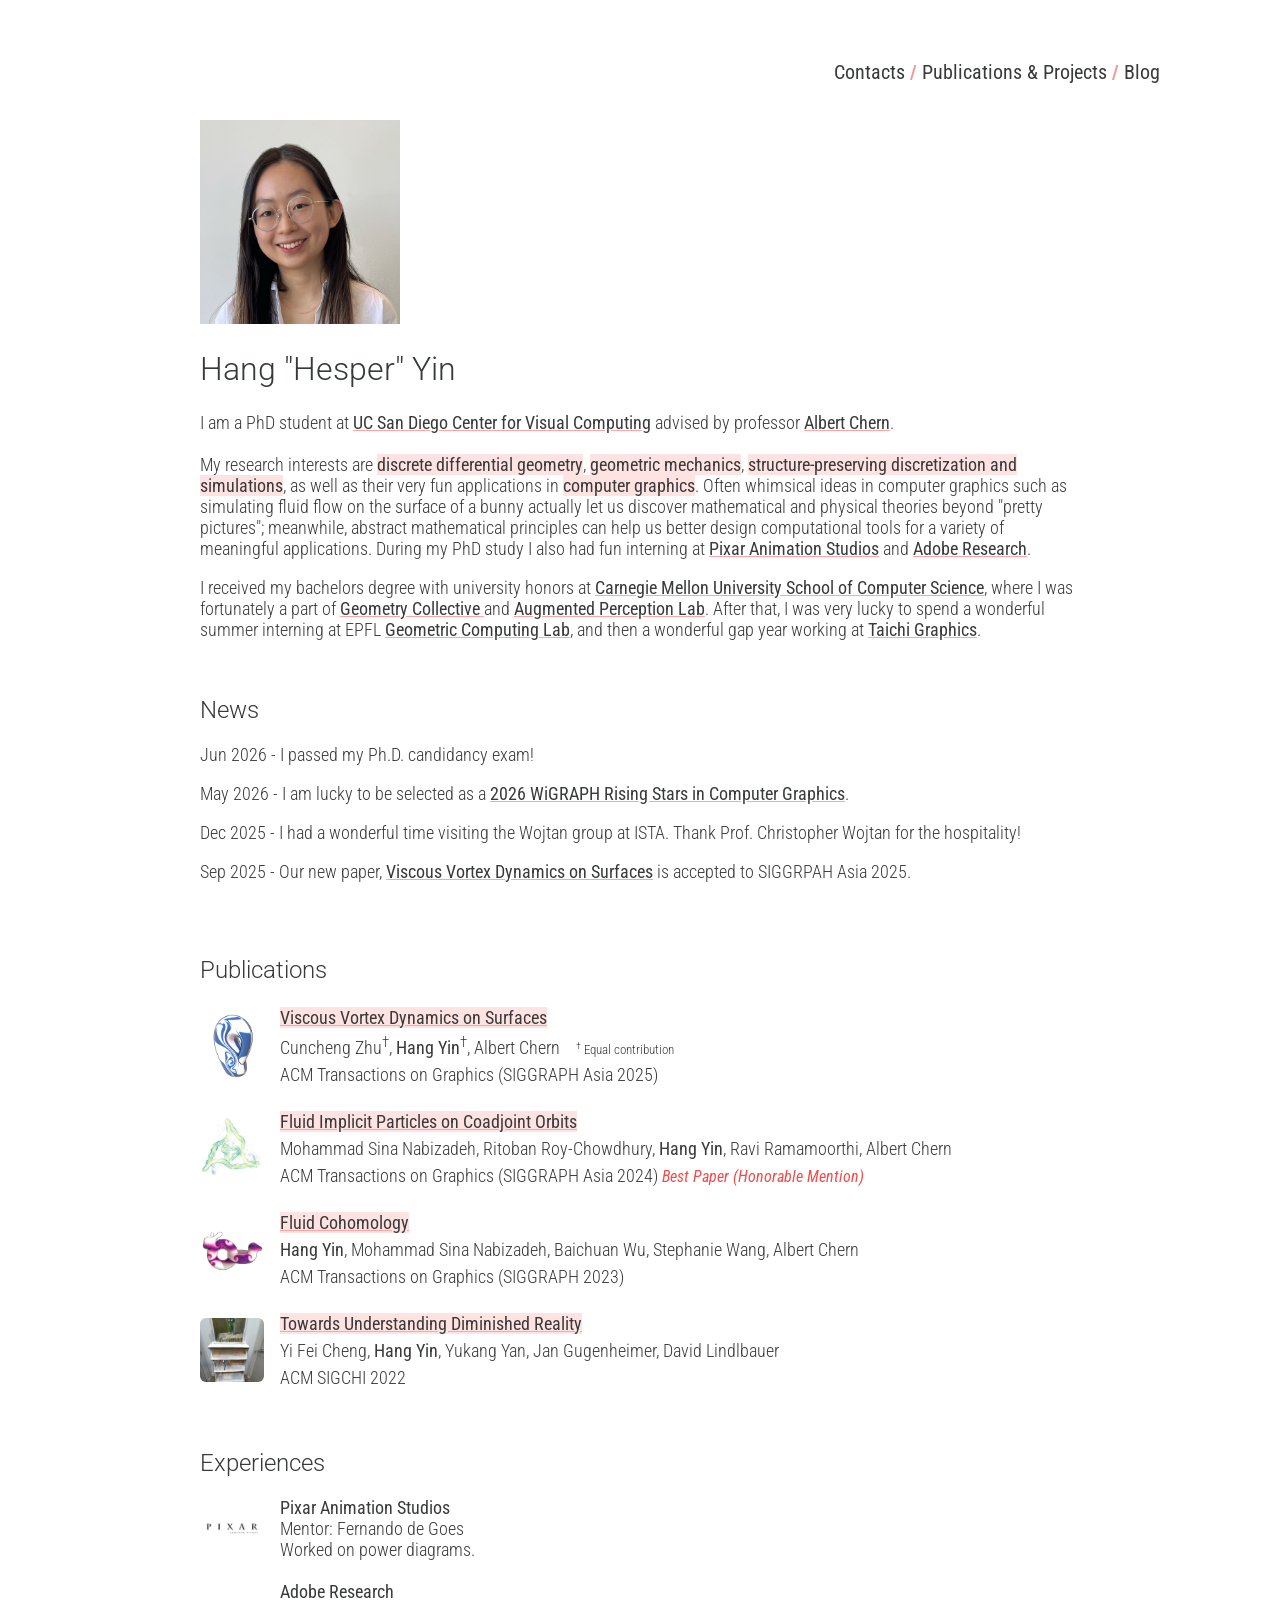
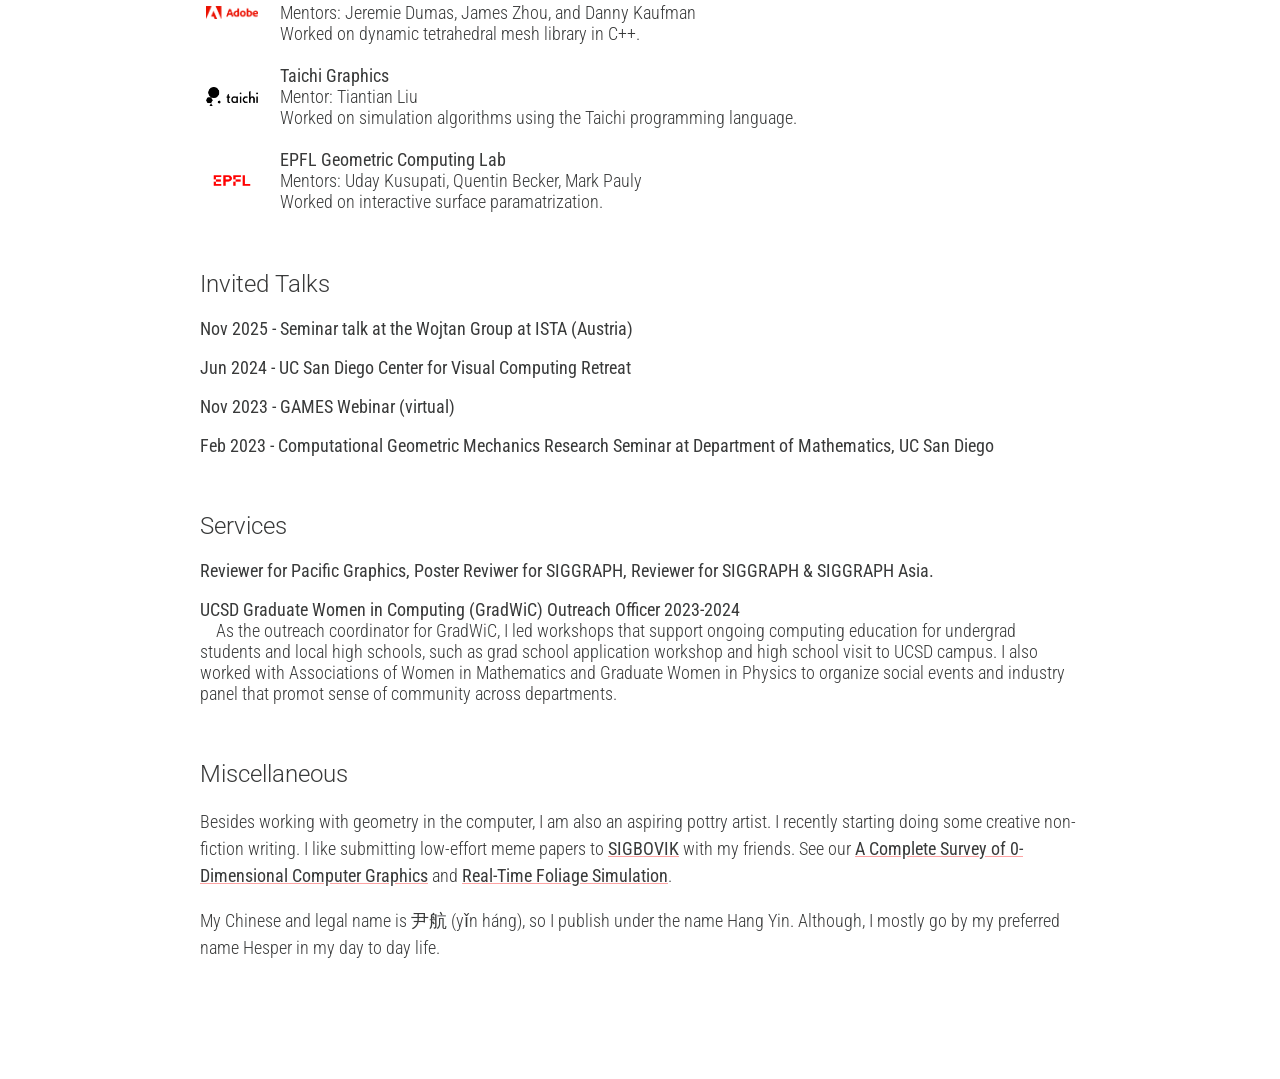
<file: index.html>
<!DOCTYPE html>
<html lang="en">
<head>
  <meta charset="utf-8">
  <meta name="viewport" content="width=device-width, initial-scale=1">
  <title>Hang"Hesper"Yin</title>
  <link href="https://fonts.googleapis.com/css2?family=Roboto:ital,wght@0,100;0,300;0,400;0,500;0,700;0,900;1,100;1,300;1,400;1,500;1,700;1,900&display=swap" rel="stylesheet">
  <link href="https://fonts.googleapis.com/css2?family=Roboto+Condensed:ital,wght@0,100;0,300;0,400;0,700;1,300;1,400;1,700&display=swap" rel="stylesheet">
  <link rel="icon" type="image/png" href="bunny_bob_better.png">
  <link href="style.css" rel="stylesheet">
  <style>
    .container {
      position: relative;
      clear: both;
    }

    /* Top left text */
    .top-left {
      margin-top: -20px;
      float: left;
      width: 70%;
      clear: left;
    }

    .entry {
      display: flex;
      align-items: center;
      gap: 16px;
      margin-bottom: 20px;
    }
    .entry p {
      margin: 0;
    }
    .entry-thumb {
      width: 64px;
      height: 64px;
      flex-shrink: 0;
      object-fit: cover;
      border-radius: 6px;
    }
    .entry-thumb-logo {
      object-fit: contain;
      padding: 6px;
      box-sizing: border-box;
    }
  </style>
</head>
<body>

<div class="page-wrap" style="margin:50px 100px;background-color:rgba(255, 255, 255);padding:50px;color:rgb(57, 58, 58);padding-top:50px; padding-left: 100px; padding-right: 100px;">
    <!-- <h1 style="font-family: 'Roboto';font-weight: 300;color:rgb(243, 115, 115)">Hang "Hesper" Yin</h1> -->
    <div style="font-family: 'Roboto Condensed';font-weight:400;position:relative;top:-40px; text-align: right; right:-80px;margin-bottom: -40px;font-size:20px;">
      <a href="contacts.html" style="color:rgb(57, 58, 58);text-decoration: none;">Contacts</a>
      <!-- <span style="font-weight:700;color: rgb(241, 151, 151);">/</span> -->
      <!-- <a href="yin_resume.pdf" style="color:rgb(57, 58, 58);text-decoration: none;">CV</a> -->
      <span style="font-weight:700;color: rgb(241, 151, 151);">/</span>
      <a href="./pubandproj/pubandproj.html" style="color:rgb(57, 58, 58);text-decoration: none;">Publications & Projects</a>
      <span style="font-weight:700;color: rgb(241, 151, 151);">/</span>
      <a href="blog.html" style="color:rgb(57, 58, 58);text-decoration: none;">Blog</a>
    </div>


      <br>
      <br>
      <img src="./photo2.png" alt="me" style="width:200px;" >
    <h1 style="font-family: 'Roboto';font-weight: 300;color:rgb(54, 58, 58)">Hang "Hesper" Yin</h1>

    <p style="font-family: 'Roboto Condensed';font-weight:300; font-size: 18px;line-height: 1.5;">
      I am a PhD student at <span style="font-weight:400;color: rgb(193, 93, 93)"><a href="http://visualcomputing.ucsd.edu/index.shtml">UC San Diego Center for Visual Computing</a></span> 
      advised by professor <a href="https://cseweb.ucsd.edu/~alchern/">Albert Chern</a>. 
    </p>
    <p style="font-family: 'Roboto Condensed';font-weight:300; font-size: 18px;">
    My research interests are 
    <span style="font-weight:400;color: rgb(57, 58, 58);background-color: rgb(255, 227, 227)">discrete differential geometry</span>,
  <span style="font-weight:400;color: rgb(57, 58, 58);background-color: rgb(255, 227, 227)">geometric mechanics</span>, 
  <span style="font-weight:400;color: rgb(57, 58, 58);background-color: rgb(255, 227, 227)">structure-preserving discretization and simulations</span>, 
    as well as 
    their very fun applications in <span style="font-weight:400;color: rgb(57, 58, 58);background-color: rgb(255, 227, 227)">computer graphics</span>.
    Often whimsical ideas in computer graphics such as simulating fluid flow on the surface of a bunny actually let us discover mathematical and physical theories beyond "pretty pictures"; 
    meanwhile, abstract mathematical principles can help us better design computational tools for a variety of meaningful applications.
    During my PhD study I also had fun interning at <a href="https://www.pixar.com/">Pixar Animation Studios</a> and <a href="https://research.adobe.com/">Adobe Research</a>.
    <!-- Besides algorithms, I am also interested in <span style="font-weight:400;color: rgb(57, 58, 58);background-color: rgb(255, 227, 227)">HCI</span> and how graphics technology impact art and human.  -->
    </p>
    <p style="font-family: 'Roboto Condensed';font-weight:300; font-size: 18px;">
      I received my bachelors degree with university honors at <a href="https://www.cs.cmu.edu/">Carnegie Mellon University School of Computer Science</a>, 
      where I was fortunately a part of
      <a href="http://geometry.cs.cmu.edu/">Geometry Collective </a>
      and
      <a href="https://augmented-perception.org/">Augmented Perception Lab</a>. 
      After that, I was very lucky to spend a wonderful summer interning at 
      EPFL <a href="https://lgg.epfl.ch/index.php">Geometric Computing Lab</a>,
      and then a wonderful gap year working at <a href="https://taichi.graphics/">Taichi Graphics</a>.
    </p>

    <!-- News -->
    <div class="container">
      <br>
      <h2 style="font-family: 'Roboto';font-weight: 300;">News</h2>
      <p style="font-family: 'Roboto Condensed';font-weight:300; font-size: 18px;">
      Jun 2026 - I passed my Ph.D. candidancy exam!
      </p>
      <p style="font-family: 'Roboto Condensed';font-weight:300; font-size: 18px;">
      May 2026 - I am lucky to be selected as a <a href="https://www.wigraph.org/spotlights/meet-our-rising-stars-2026/">2026 WiGRAPH Rising Stars in Computer Graphics</a>.
      </p>
      <p style="font-family: 'Roboto Condensed';font-weight:300; font-size: 18px;">
      Dec 2025 - I had a wonderful time visiting the Wojtan group at ISTA. Thank Prof. Christopher Wojtan for the hospitality!
      </p>
      <p style="font-family: 'Roboto Condensed';font-weight:300; font-size: 18px;">
      Sep 2025 - Our new paper, <a href="https://cunchengzhu.github.io/project_pages/ViscousVortex2025.html">Viscous Vortex Dynamics on Surfaces</a> is accepted to SIGGRPAH Asia 2025.
      </p>
      <br>
    </div>
    <!-- Publications -->
    <div class = "container">
      <br>
    <h2 style="font-family: 'Roboto';font-weight: 300;">Publications</h2>

    <div class="entry">
      <img src="media/vv.png" alt="" class="entry-thumb">
      <p style="font-family: 'Roboto Condensed';font-weight:300; font-size: 18px;line-height: 1.5;">
        <a href="https://cunchengzhu.github.io/project_pages/ViscousVortex2025.html" style="background-color: rgb(255, 227, 227)">Viscous Vortex Dynamics on Surfaces</a>
        <br>
        Cuncheng Zhu<sup>†</sup>, <a style="font-weight: 400;">Hang Yin</a><sup>†</sup>, Albert Chern &nbsp;&nbsp;&nbsp;<small><small><sup>†</sup> Equal contribution</small></small>
        <br>
        ACM Transactions on Graphics (SIGGRAPH Asia 2025)
      </p>
    </div>

    <div class="entry">
      <img src="media/coflip.png" alt="" class="entry-thumb">
      <p style="font-family: 'Roboto Condensed';font-weight:300; font-size: 18px;line-height: 1.5;">
        <a href="https://cseweb.ucsd.edu/~viscomp/projects/SIGA24COFLIP/" style="background-color: rgb(255, 227, 227)">Fluid Implicit Particles on Coadjoint Orbits</a>
        <br>
        Mohammad Sina Nabizadeh, Ritoban Roy-Chowdhury, <a style="font-weight: 400;">Hang Yin</a>, Ravi Ramamoorthi, Albert Chern
        <br>
        ACM Transactions on Graphics (SIGGRAPH Asia 2024)
        <a style="color:rgb(244, 73, 73);font-weight:400;font-size: 16px;"><i>Best Paper (Honorable Mention)</i></a>
      </p>
    </div>

    <div class="entry">
      <img src="media/bunnybob3.png" alt="" class="entry-thumb">
      <p style="font-family: 'Roboto Condensed';font-weight:300; font-size: 18px;line-height: 1.5;">
        <a href="fc23/fc23.html" style="background-color: rgb(255, 227, 227)">Fluid Cohomology</a>
        <br>
        <a style="font-weight: 400;">Hang Yin</a>, Mohammad Sina Nabizadeh, Baichuan Wu, Stephanie Wang, Albert Chern
        <br>
        ACM Transactions on Graphics (SIGGRAPH 2023)
      </p>
    </div>
    <div class="entry">
      <img src="media/dr.png" alt="" class="entry-thumb">
      <p style="font-family: 'Roboto Condensed';font-weight:300; font-size: 18px; line-height: 1.5;">
        <a href="https://augmented-perception.org/publications/2022-DiminishedReality.html" style="background-color: rgb(255, 227, 227)">Towards Understanding Diminished Reality</a>
        <br>
        Yi Fei Cheng, <a style="font-weight: 400;">Hang Yin</a>, Yukang Yan, Jan Gugenheimer, David Lindlbauer
        <br>
        ACM SIGCHI 2022
      </p>
    </div>
    </div>
    <!-- Internships -->
    <div class="container">
      <br>
      <h2 style="font-family: 'Roboto';font-weight: 300;">Experiences</h2>
      <div class="entry">
        <img src="media/Pixar-Logo.png" alt="" class="entry-thumb entry-thumb-logo">
        <p style="font-family: 'Roboto Condensed';font-weight:300; font-size: 18px;">
        <a style="font-weight:400">Pixar Animation Studios</a><br>
          Mentor: Fernando de Goes <br>
          Worked on power diagrams.
        </p>
      </div>
      <div class="entry">
        <img src="media/adobe-logo.png" alt="" class="entry-thumb entry-thumb-logo">
        <p style="font-family: 'Roboto Condensed';font-weight:300; font-size: 18px;">
        <a style="font-weight:400">Adobe Research</a><br>
          Mentors: Jeremie Dumas, James Zhou, and Danny Kaufman <br>
          Worked on dynamic tetrahedral mesh library in C++.
        </p>
      </div>
      <div class="entry">
        <img src="media/taichi-logo.png" alt="" class="entry-thumb entry-thumb-logo">
        <p style="font-family: 'Roboto Condensed';font-weight:300; font-size: 18px;">
        <a style="font-weight:400">Taichi Graphics</a><br>
          Mentor: Tiantian Liu<br>
          Worked on simulation algorithms using the Taichi programming language.
        </p>
      </div>
      <div class="entry">
        <img src="media/epfl-logo.png" alt="" class="entry-thumb entry-thumb-logo">
        <p style="font-family: 'Roboto Condensed';font-weight:300; font-size: 18px;">
        <a style="font-weight:400">EPFL Geometric Computing Lab</a><br>
          Mentors: Uday Kusupati, Quentin Becker, Mark Pauly<br>
          Worked on interactive surface paramatrization.
        </p>
      </div>
    </div>
    <!-- Invited talks -->
    <div class="container">
      <br>
      <h2 style="font-family: 'Roboto';font-weight: 300;">Invited Talks</h2>
      <p style="font-family: 'Roboto Condensed';font-weight:400; font-size: 18px;">
        Nov 2025 - Seminar talk at the Wojtan Group at ISTA (Austria)
      </p>
      <p style="font-family: 'Roboto Condensed';font-weight:400; font-size: 18px;">
        Jun 2024 - UC San Diego Center for Visual Computing Retreat
      </p>
      <p style="font-family: 'Roboto Condensed';font-weight:400; font-size: 18px;">
        Nov 2023 - GAMES Webinar (virtual)
      </p>
      <p style="font-family: 'Roboto Condensed';font-weight:400; font-size: 18px;">
        Feb 2023 - Computational Geometric Mechanics Research Seminar at Department of Mathematics,
        UC San Diego
      </p>
    </div>

    <div class="container">
      <br>
      <h2 style="font-family: 'Roboto';font-weight: 300;">Services</h2>
      <p style="font-family: 'Roboto Condensed';font-weight:400; font-size: 18px;">
      Reviewer for Pacific Graphics, Poster Reviwer for SIGGRAPH, Reviewer for SIGGRAPH & SIGGRAPH Asia.
      <br>
      <p style="font-family: 'Roboto Condensed';font-weight:400; font-size: 18px;">
      UCSD Graduate Women in Computing (GradWiC) Outreach Officer 2023-2024
      <br>
      <a style="font-weight: 300;">     
      &ensp;&ensp;As the outreach coordinator for GradWiC, I led workshops that support ongoing computing education for undergrad students and local high schools, such as 
      grad school application workshop and high school visit to UCSD campus. 
      I also worked with Associations of Women in Mathematics and Graduate Women in Physics 
      to organize social events and industry panel that promot sense of community across departments.
      </a>
      </p>
    </div>

    <div class="container">
      <br>
      <h2 style="font-family: 'Roboto';font-weight: 300;">Miscellaneous</h2>
      <p style="font-family: 'Roboto Condensed';font-weight:300; font-size: 18px;line-height: 1.5;">
        Besides working with geometry in the computer, I am also an aspiring pottry artist.
        I recently starting doing some creative non-fiction writing.
        I like submitting low-effort meme papers to <a href="https://sigbovik.org/">SIGBOVIK</a> with my friends. 
        See our <a href="https://sigbovik.org/2021/proceedings.pdf#page=230">A Complete Survey of 0-Dimensional Computer Graphics</a> and <a href="https://sigbovik.org/2022/proceedings.pdf#page=244">Real-Time Foliage Simulation</a>.
      </p>
      <p style="font-family: 'Roboto Condensed';font-weight:300; font-size: 18px;line-height: 1.5;">
        My Chinese and legal name is 尹航 (yǐn háng), so I publish under the name Hang Yin. 
        Although, I mostly go by my preferred name Hesper in my day to day life.
      </p>
    </div>
</div>
</body>
</html>
</file>
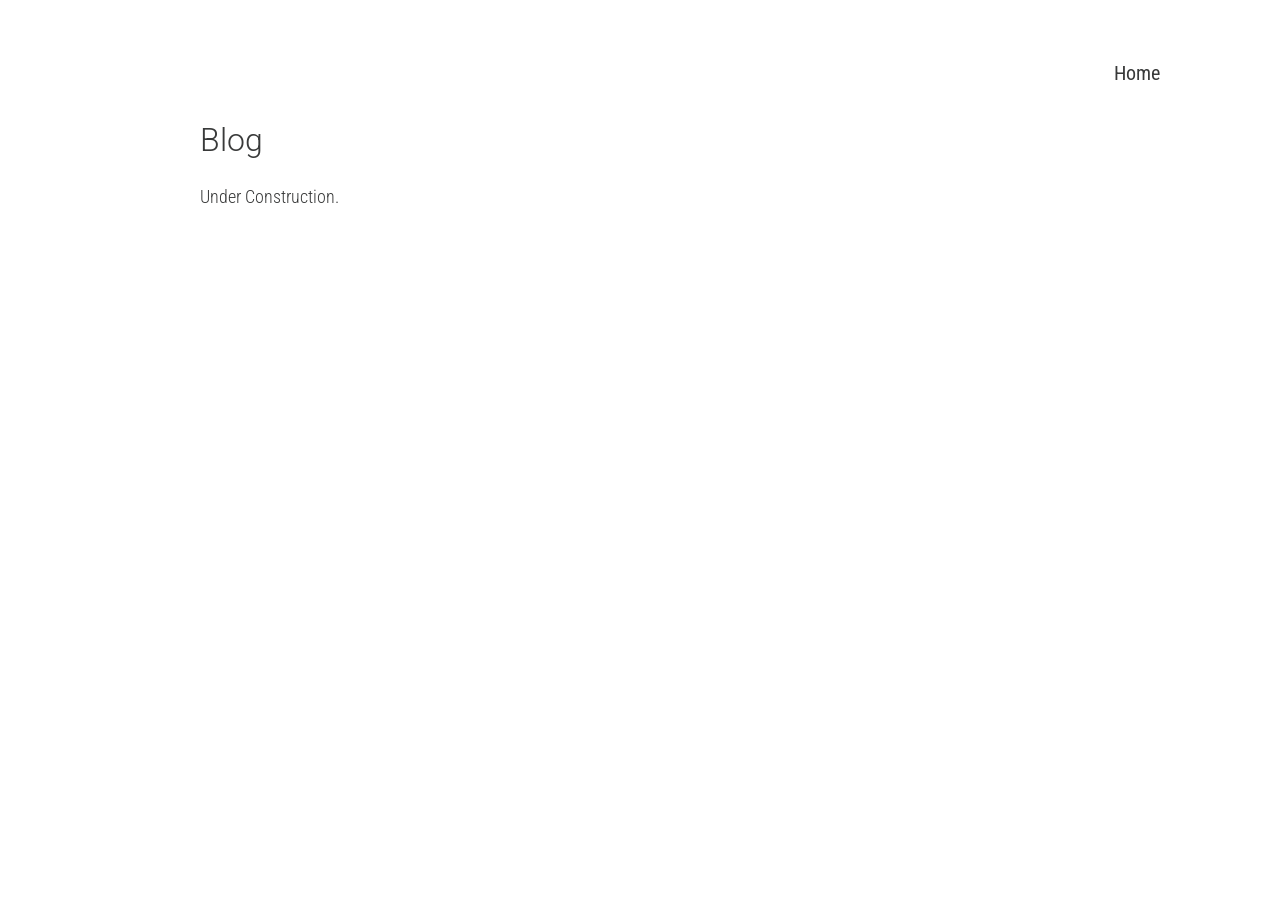
<file: blog.html>
<!DOCTYPE html>
<html lang="en">
<head>
  <meta charset="utf-8">
  <meta name="viewport" content="width=device-width, initial-scale=1">
  <title>Hang"Hesper"Yin</title>
  <link href="https://fonts.googleapis.com/css2?family=Roboto:ital,wght@0,100;0,300;0,400;0,500;0,700;0,900;1,100;1,300;1,400;1,500;1,700;1,900&display=swap" rel="stylesheet">
  <link href="https://fonts.googleapis.com/css2?family=Roboto+Condensed:ital,wght@0,100;0,300;0,400;0,700;1,300;1,400;1,700&display=swap" rel="stylesheet">
  <link rel="icon" type="image/png" href="bunny_bob_better.png">
  <link href="style.css" rel="stylesheet">
</head>
<body>

<div class="page-wrap" style="margin:50px 100px;background-color:#ffffff95;padding:50px;color:rgb(57, 58, 58);padding-top:50px; padding-left: 100px; padding-right: 100px;">
    <h1 style="font-family: 'Roboto';font-weight: 300;">Blog</h1>
    <div style="font-family: 'Roboto Condensed';font-weight:400;position:relative;top:-120px; text-align: right; right:-80px;margin-bottom: -40px;font-size:20px;">
      <a href="index.html" style="color:rgb(57, 58, 58);text-decoration: none;">Home</a>
    </div>
    <p style="font-family: 'Roboto Condensed';font-weight:300; font-size: 18px;line-height: 1.5;">
      Under Construction.
    </p>

</div>
</body>
</html>
</file>
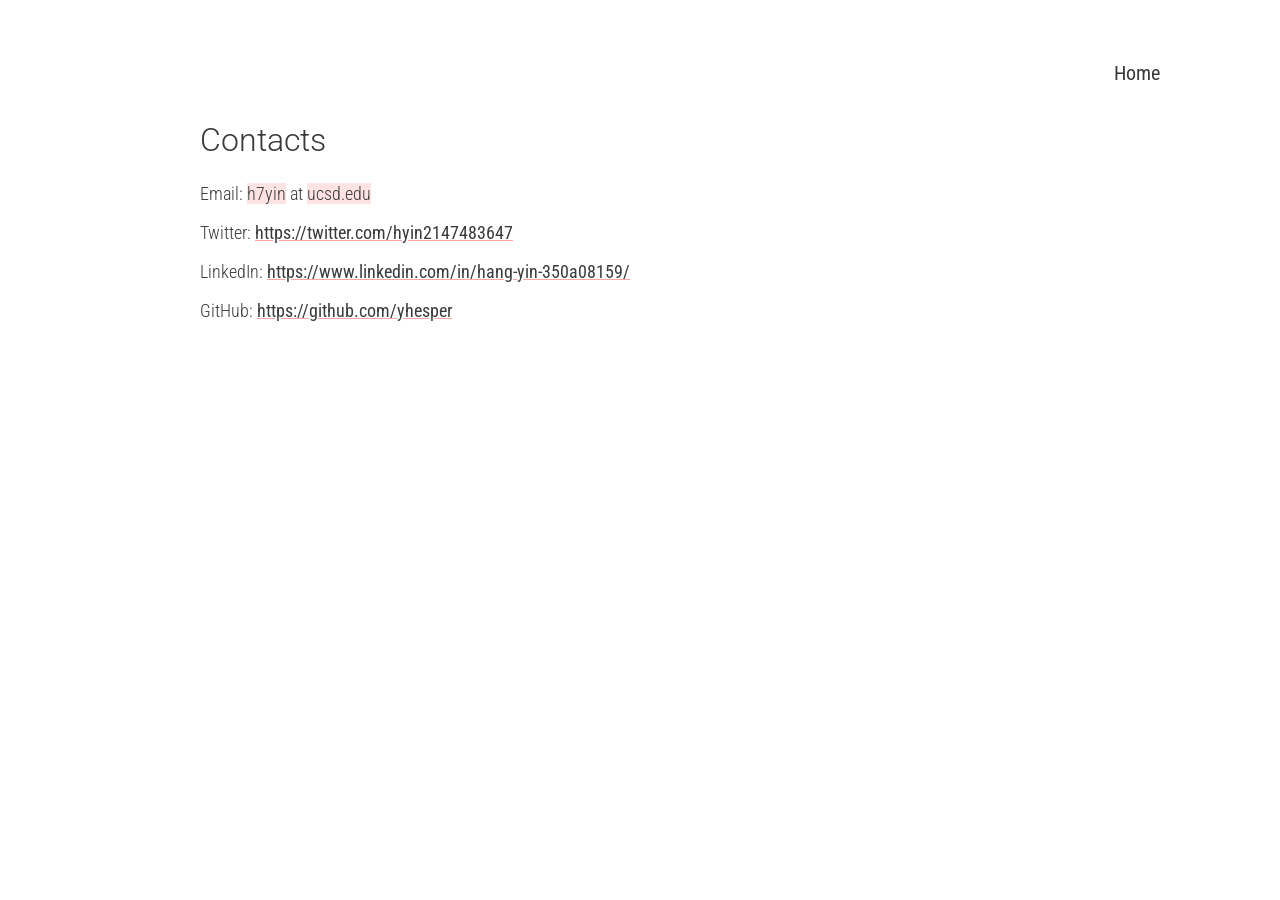
<file: contacts.html>
<!DOCTYPE html>
<html lang="en">
<head>
  <meta charset="utf-8">
  <meta name="viewport" content="width=device-width, initial-scale=1">
  <title>Hang"Hesper"Yin</title>
  <link href="https://fonts.googleapis.com/css2?family=Roboto:ital,wght@0,100;0,300;0,400;0,500;0,700;0,900;1,100;1,300;1,400;1,500;1,700;1,900&display=swap" rel="stylesheet">
  <link href="https://fonts.googleapis.com/css2?family=Roboto+Condensed:ital,wght@0,100;0,300;0,400;0,700;1,300;1,400;1,700&display=swap" rel="stylesheet">
  <link rel="icon" type="image/png" href="bunny_bob_better.png">
  <link href="style.css" rel="stylesheet">
</head>
<body>

<div class="page-wrap" style="margin:50px 100px;background-color:rgb(255, 255, 255);padding:50px;color:rgb(57, 58, 58);padding-top:50px; padding-left: 100px; padding-right: 100px;">
    <h1 style="font-family: 'Roboto';font-weight: 300;">Contacts</h1>
    <div style="font-family: 'Roboto Condensed';font-weight:400;position:relative;top:-120px; text-align: right; right:-80px;margin-bottom: -40px;font-size:20px;">
      <a href="index.html" style="color:rgb(57, 58, 58);text-decoration: none;">Home</a>
    </div>
    <p style="font-family: 'Roboto Condensed';font-weight:300; font-size: 18px;">
      Email: <a style="background-color: rgb(255, 227, 227)">h7yin</a> at <a style="background-color: rgb(255, 227, 227)">ucsd.edu</a>
    </p>
    <p style="font-family: 'Roboto Condensed';font-weight:300; font-size: 18px;">
      Twitter: <a href="https://twitter.com/hyin2147483647">https://twitter.com/hyin2147483647</a>
    </p>
    <p style="font-family: 'Roboto Condensed';font-weight:300; font-size: 18px;">
      LinkedIn: <a href="https://www.linkedin.com/in/hang-yin-350a08159/">https://www.linkedin.com/in/hang-yin-350a08159/</a>
    </p>
    <p style="font-family: 'Roboto Condensed';font-weight:300; font-size: 18px;">
      GitHub: <a href="https://github.com/yhesper">https://github.com/yhesper</a>
    </p>

</div>
</body>
</html>
</file>
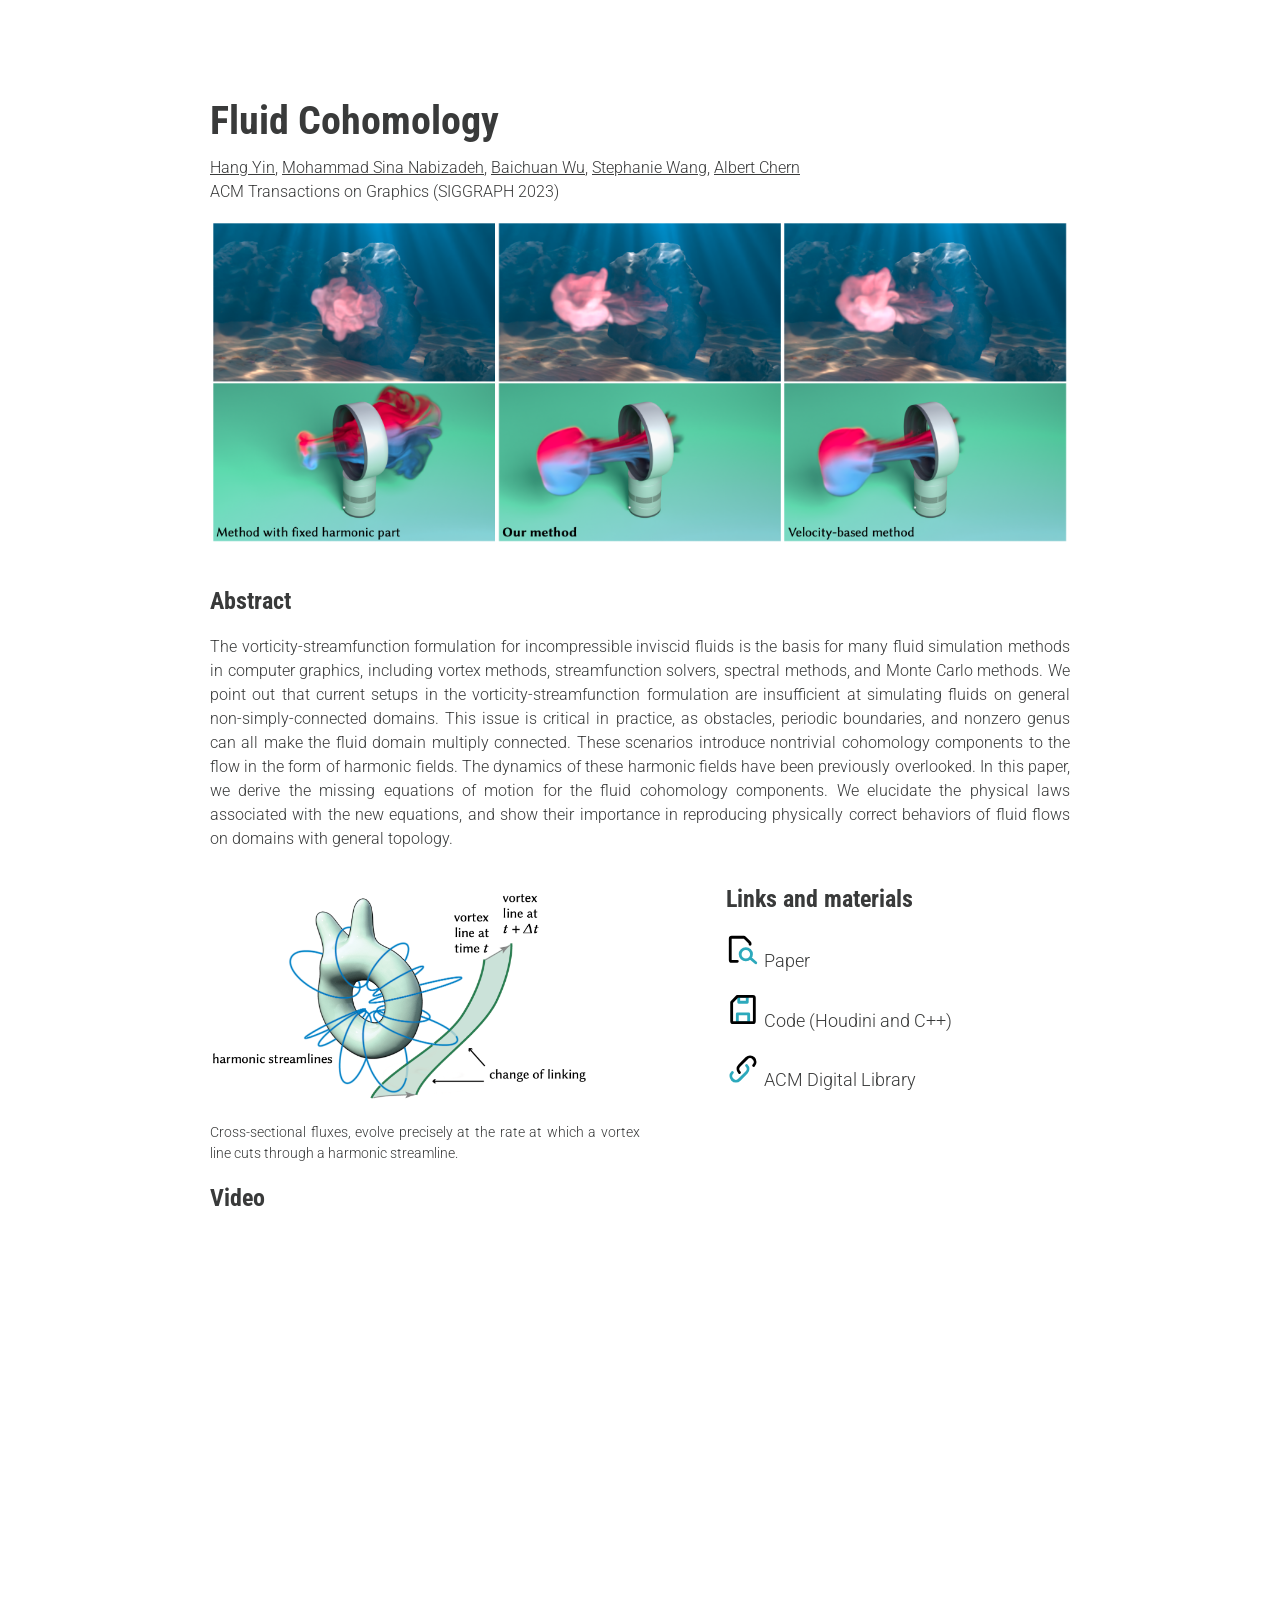
<file: fc23/fc23.html>
<!DOCTYPE html>
<html lang="en">
<head>
  <meta charset="utf-8">
  <meta name="viewport" content="width=device-width, initial-scale=1">
  <title>Fluid Cohomology</title>
  <link href="https://fonts.googleapis.com/css2?family=Roboto:ital,wght@0,100;0,300;0,400;0,500;0,700;0,900;1,100;1,300;1,400;1,500;1,700;1,900&display=swap" rel="stylesheet">
  <link href="https://fonts.googleapis.com/css2?family=Roboto+Condensed:ital,wght@0,100;0,300;0,400;0,700;1,300;1,400;1,700&display=swap" rel="stylesheet">
  <link rel="icon" type="image/png" href="../bunny_bob_better.png">
  <link href="../style.css" rel="stylesheet">
  <style>
    a:link, a:visited {
      text-decoration: none;
      font-weight: 300;
    }
    .container {
      position: relative;
      color: rgb(57, 58, 58);
    }

    /* Bottom left text */
    .bottom-left {
      width: 50%;
      text-align: justify;
    }

    /* Top left text */
    .top-left {
      margin-top: -20px;
      float: right;
      width: 40%;
    }

    /* Top right text */
    .top-right {
      position: absolute;
      top: 8px;
      right: 16px;
      max-width: 370px;
      text-align: justify;
      line-height: 1.5;
    }

    /* Bottom right text */
    .bottom-right {
      position: absolute;
      bottom: 8px;
      right: 16px;
    }

    /* Centered text */
    .centered {
      position: absolute;
      top: 50%;
      left: 50%;
      transform: translate(-50%, -50%);
    }
  </style>
</head>
<body>

<div class="page-wrap" style="margin:20px 110px 100px;background-color:#ffffffff;padding:50px;color:rgb(57, 58, 58);padding-top:50px; padding-left: 100px; padding-right: 100px;">
    <h1 style="font-family: 'Roboto Condensed';font-weight: 700; font-size: 40px;">Fluid Cohomology</h1>
    <p style="font-family: 'Roboto';font-weight:300; font-size: 16px;margin-top:-15px;line-height: 1.5;">
      <a href="https://yhesper.github.io"><u>Hang Yin</u></a>, 
      <a href="https://sinabiz.github.io/"><u>Mohammad Sina Nabizadeh</u></a>, 
      <a href="https://acsweb.ucsd.edu/~bwu/"><u>Baichuan Wu</u></a>, 
      <a href="https://stephaniewang.page/"><u>Stephanie Wang</u></a>, 
      <a href="https://cseweb.ucsd.edu/~alchern/"><u>Albert Chern</u></a>
      <br>
      ACM Transactions on Graphics (SIGGRAPH 2023)
    </p>
    <img src="teaser2.png" alt="teaser" width=100% class="center">
    <!-- abstract -->
  <br>
  <br>
  <h2 style="font-family: 'Roboto Condensed';font-weight: 700;">Abstract</h2>

    <p style="font-family: 'Roboto';font-weight:300; font-size: 16px; text-align: justify;line-height: 1.5;">
      The vorticity-streamfunction formulation for incompressible inviscid fluids is the basis for many fluid simulation methods in computer graphics, including vortex methods, streamfunction solvers, spectral methods, and Monte Carlo methods. We point out that current setups in the vorticity-streamfunction formulation are insufficient at simulating fluids on general non-simply-connected domains. This issue is critical in practice, as obstacles, periodic boundaries, and nonzero genus can all make the fluid domain multiply connected. These scenarios introduce nontrivial cohomology components to the flow in the form of harmonic fields. The dynamics of these harmonic fields have been previously overlooked. In this paper, we derive the missing equations of motion for the fluid cohomology components. We elucidate the physical laws associated with the new equations, and show their importance in reproducing physically correct behaviors of fluid flows on domains with general topology.
    </p>
    <br>
    <div class="container">
      <img src="conserved.png" alt="Snow" style="width:45%;">
      <div class="top-left" >
        <h2 style="font-family: 'Roboto Condensed';font-weight: 700;">Links and materials</h2>
        <p style="font-family: 'Roboto';font-weight:300; font-size: 18px; max-width: 800px;">
          <a href="Fluid_Cohomology_Final.pdf" target="_blank"><img src="svg/file-search.svg"  class=icon style="width:10%">  Paper</a>
          <br>
          <br>
          <a href="https://cseweb.ucsd.edu/~alchern/projects/FluidCohomology/code.zip" target="_blank"><img src="svg/save.svg"  class=icon style="width:10%"> Code (Houdini and C++)</a>
          <br>
          <br>
          <a href="https://doi.org/10.1145/3592402" target="_blank"><img src="svg/link.svg"  class=icon style="width:10%"> ACM Digital Library</a>
        </p>
      </div>
      <div class="bottom-left">
        <p style="font-family: 'Roboto';font-weight:300; font-size: 14px;line-height: 1.5;">
        Cross-sectional fluxes, evolve precisely at the rate at which a vortex line cuts through a harmonic streamline.</p>
      </div>
    </div>

    <div style="margin-top:35">
      <h2 style="font-family: 'Roboto Condensed';font-weight: 700;">Video</h2>
      <!-- <p style="font-family: 'Roboto';font-weight:300; font-size: 16px; text-align: justify;line-height: 1.5;">
        Coming soon!
      </p> -->
      <div style="text-align: center">
        <iframe width="672" height="378" src="https://www.youtube.com/embed/eY8RUi5mrhc" title="YouTube video player" frameborder="0" allow="accelerometer; autoplay; clipboard-write; encrypted-media; gyroscope; picture-in-picture; web-share" allowfullscreen></iframe>
        </div>
    </div>

    <p>
      <br>
      <br>
      <br>
    </p>
</div>
</body>
</html>
</file>
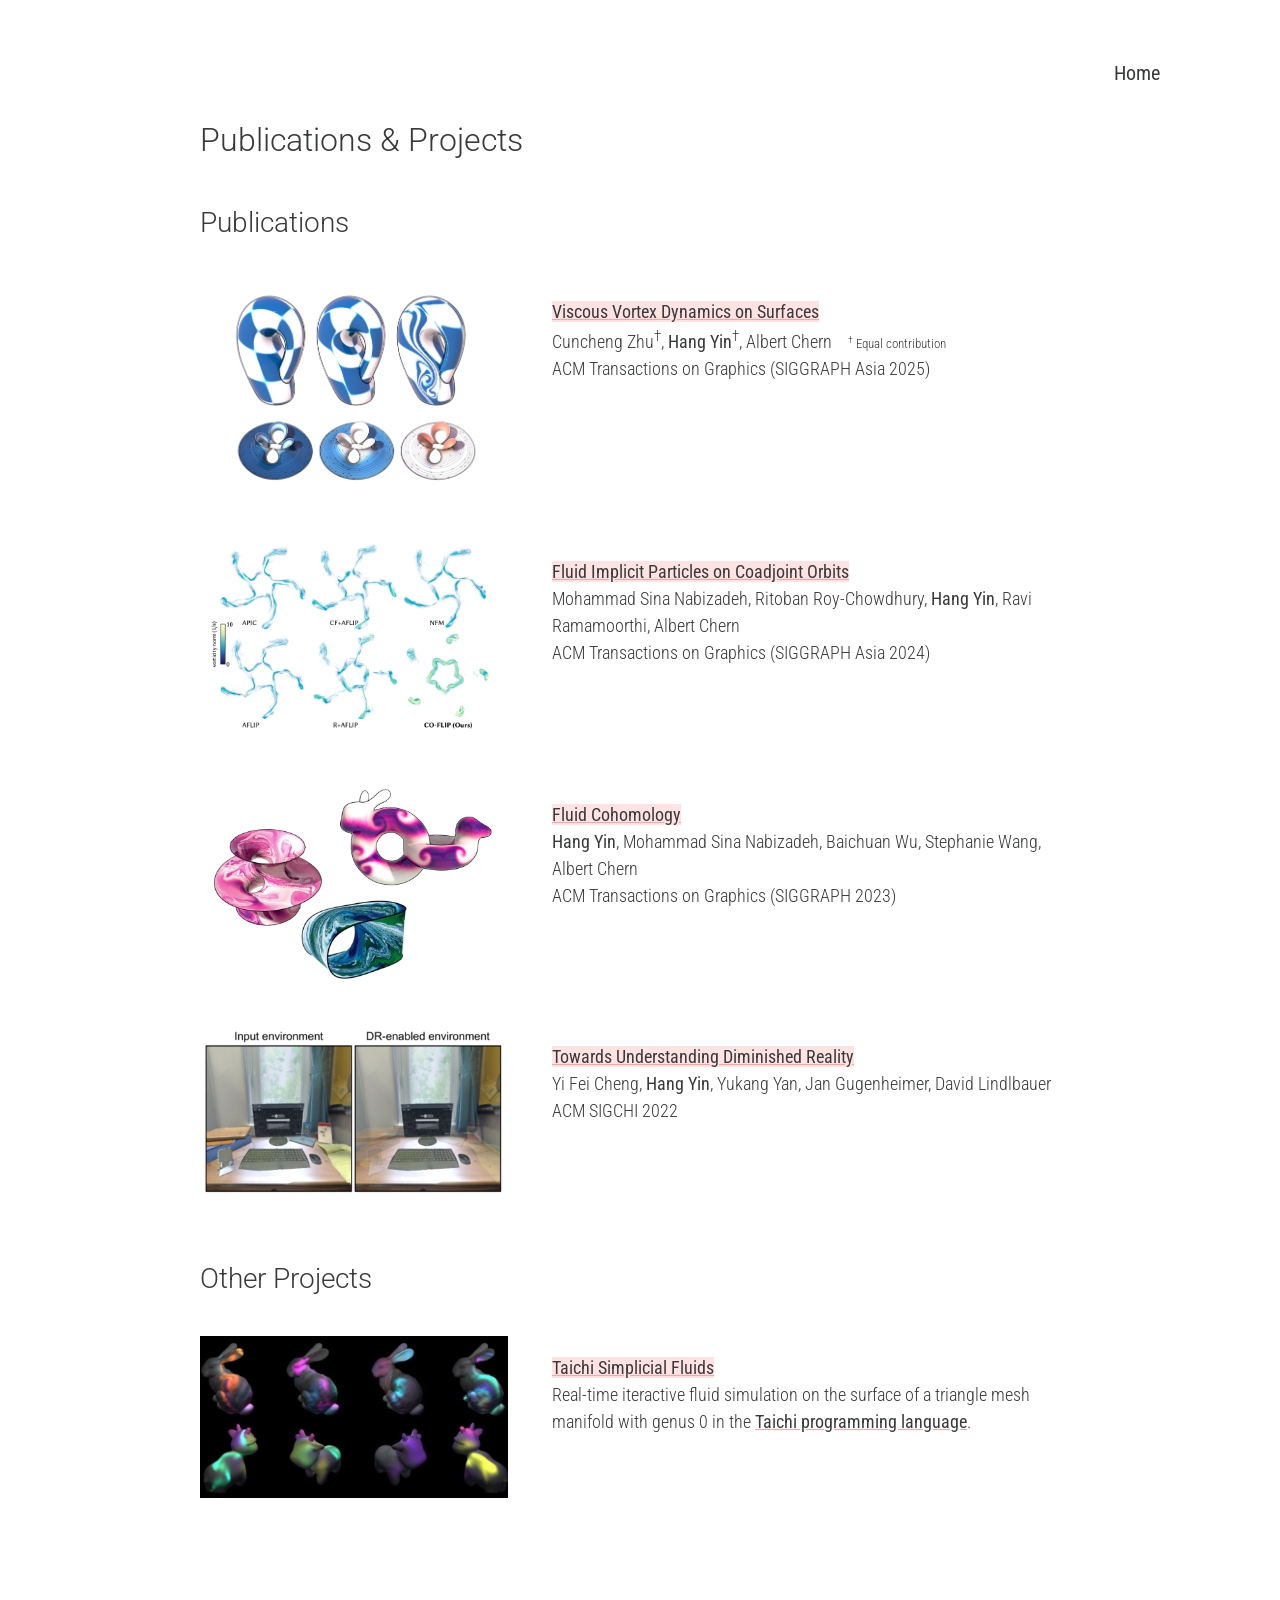
<file: pubandproj/pubandproj.html>
<!DOCTYPE html>
<html lang="en">
<head>
  <meta charset="utf-8">
  <meta name="viewport" content="width=device-width, initial-scale=1">
  <title>Hang"Hesper"Yin</title>
  <link href="https://fonts.googleapis.com/css2?family=Roboto:ital,wght@0,100;0,300;0,400;0,500;0,700;0,900;1,100;1,300;1,400;1,500;1,700;1,900&display=swap" rel="stylesheet">
  <link href="https://fonts.googleapis.com/css2?family=Roboto+Condensed:ital,wght@0,100;0,300;0,400;0,700;1,300;1,400;1,700&display=swap" rel="stylesheet">
  <link rel="icon" type="image/png" href="../bunny_bob_better.png">
  <link href="../style.css" rel="stylesheet">
  <style>
    .container {
      position: relative;
      clear: both;
    }

    /* Bottom left text */
    .bottom-left {
      width: 50%;
      text-align: justify;
    }

    /* Top left text */
    .top-left {
      margin-top: 0px;
      float: right;
      width: 60%;
    }
  </style>
</head>
<body>

<div class="page-wrap" style="margin:50px 100px;background-color:rgb(255, 255, 255);padding:50px;color:rgb(57, 58, 58);padding-top:50px; padding-left: 100px; padding-right: 100px;">
    <h1 style="font-family: 'Roboto';font-weight: 300;color:rgb(57, 58, 58);">Publications & Projects</h1>
    <div style="font-family: 'Roboto Condensed';font-weight:400;position:relative;top:-120px; text-align: right; right:-80px;margin-bottom: -40px;font-size:20px;">
      <a href="../index.html" style="color:rgb(57, 58, 58);text-decoration: none;">Home</a>
    </div>
    <br>
    <h2 style="font-family: 'Roboto';font-weight: 300;font-size: 28px;color:rgb(57, 58, 58);">Publications</h2>
    <br>
    <!-- viscous vortex -->
    <div class="container">
      <img src="./vv.png" alt="fc" style="width:35%;">
      <div class="top-left" >
        <p style="font-family: 'Roboto Condensed';font-weight: 300;font-size: 18px;line-height: 1.5;">
          <a href="https://cunchengzhu.github.io/project_pages/ViscousVortex2025.html" style="background-color: rgb(255, 227, 227)">Viscous Vortex Dynamics on Surfaces</a>
          <br>
          Cuncheng Zhu<sup>†</sup>, <a style="font-weight: 400;">Hang Yin</a><sup>†</sup>, Albert Chern &nbsp;&nbsp;&nbsp;<small><small><sup>†</sup> Equal contribution</small></small> 
          <br>
          ACM Transactions on Graphics (SIGGRAPH Asia 2025)
        </p>
      </div>
    </div>
    <br>
    <br>
    <!-- coflip -->
    <div class="container">
      <img src="./coflip.png" alt="fc" style="width:35%;">
      <div class="top-left" >
        <p style="font-family: 'Roboto Condensed';font-weight: 300;font-size: 18px;line-height: 1.5;">
          <a href="https://cseweb.ucsd.edu/~viscomp/projects/SIGA24COFLIP/" style="background-color: rgb(255, 227, 227)">Fluid Implicit Particles on Coadjoint Orbits</a>
          <br>
          Mohammad Sina Nabizadeh, Ritoban Roy-Chowdhury, <a style="font-weight: 400;">Hang Yin</a>, Ravi Ramamoorthi, Albert Chern
          <br>
          ACM Transactions on Graphics (SIGGRAPH Asia 2024)
        </p>
      </div>
    </div>
    <br>
    <br>
    <!-- fluid cohomology -->
    <div class="container">
      <img src="./fc.png" alt="fc" style="width:35%;">
      <div class="top-left" >
        <p style="font-family: 'Roboto Condensed';font-weight: 300;font-size: 18px;line-height: 1.5;">
          <a href="../fc23/fc23.html" style="background-color: rgb(255, 227, 227)">Fluid Cohomology</a>
          <br>
          <a style="font-weight: 400;">Hang Yin</a>, Mohammad Sina Nabizadeh, Baichuan Wu, Stephanie Wang, Albert Chern
          <br>
          ACM Transactions on Graphics (SIGGRAPH 2023)
        </p>
      </div>
    </div>
    <!-- diminished reality -->
    <br>
    <br>
    <div class="container">
      <img src="./dr.png" alt="dr" style="width:35%;">
      <div class="top-left" >
        <p style="font-family: 'Roboto Condensed';font-weight: 300;font-size: 18px;line-height: 1.5;">
          <a href="https://augmented-perception.org/publications/2022-DiminishedReality.html" style="background-color: rgb(255, 227, 227)">Towards Understanding Diminished Reality</a>
          <br>
          Yi Fei Cheng, <a style="font-weight: 400;">Hang Yin</a>, Yukang Yan, Jan Gugenheimer, David Lindlbauer
          <br>
          ACM SIGCHI 2022
        </p>
      </div>
    </div>
    <br>
    <br>

    <!-- other prokects -->
    <h2 style="font-family: 'Roboto';font-weight: 300;font-size: 28px;color:rgb(57, 58, 58);">Other Projects</h2>
    <br>
    <!-- simplicial fluid -->
    <div class="container">
      <img src="./taichi.jpeg" alt="fc" style="width:35%;">
      <div class="top-left" >
        <p style="font-family: 'Roboto Condensed';font-weight: 300;font-size: 18px;line-height: 1.5;">
          <a href="https://github.com/yhesper/TaichiSimplicialFluid" style="background-color: rgb(255, 227, 227)">Taichi Simplicial Fluids</a>
        <br>
        Real-time iteractive fluid simulation on the surface of a triangle mesh manifold with genus 0 in the 
        <a href="https://www.taichi-lang.org/">Taichi programming language</a>. 
        </p>
        
      </div>
    </div>

</div>
</body>
</html>
</file>
<file: style.css>
/* Shared base styles for yhesper.github.io.
   Page-specific layout classes (.container, .top-left, etc.) stay in each
   page's own <style> block since their float/width values differ per page. */

body {
  margin: 0;
}

a:link, a:visited {
  color: rgb(57, 58, 58);
  -webkit-text-decoration-color: rgb(255, 163, 163); /* safari still uses vendor prefix */
  text-decoration-color: rgb(255, 163, 163);
  font-weight: 400;
}

img, iframe {
  max-width: 100%;
}

/* Mobile fallback: the fixed 100px side padding and floated columns used on
   desktop overflow small screens, so relax them below 700px. Desktop is untouched. */
@media (max-width: 700px) {
  .page-wrap {
    margin: 0 !important;
    padding: 24px !important;
  }
  .top-left {
    float: none !important;
    width: 100% !important;
  }
}
</file>
